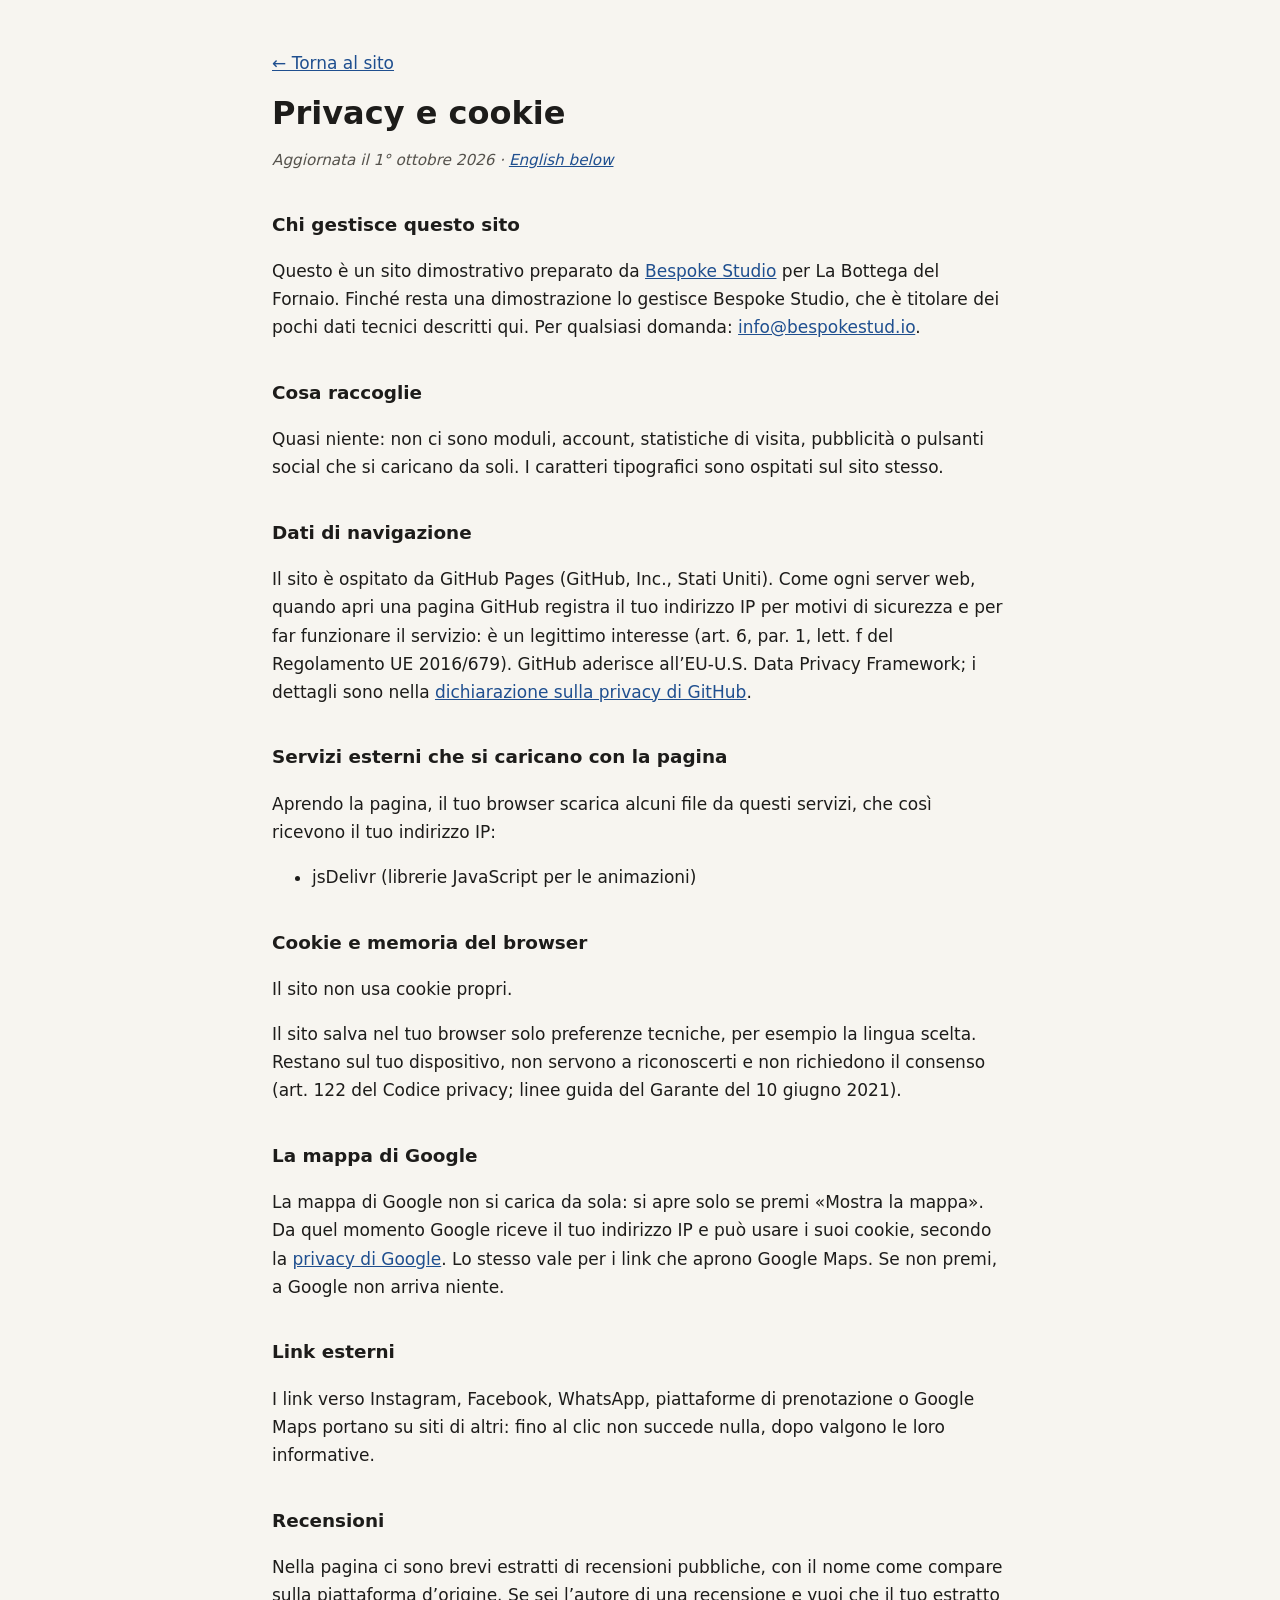
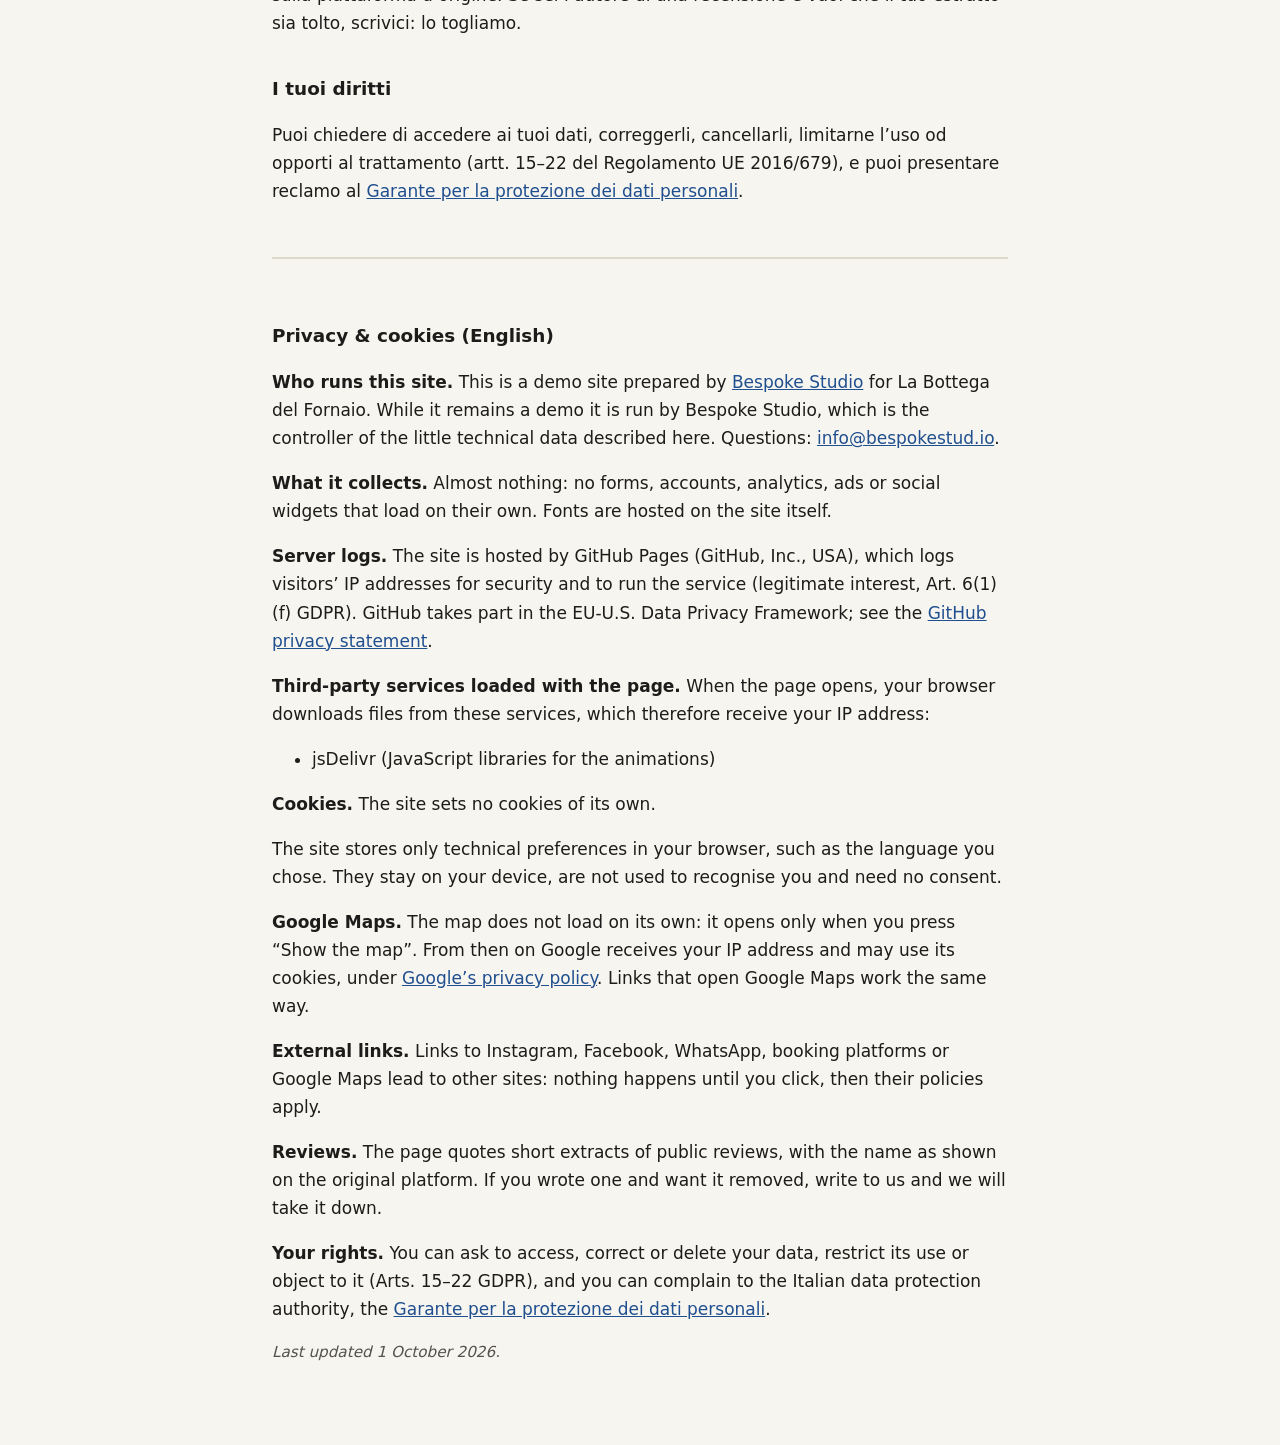
<file: privacy.html>
<!DOCTYPE html>
<html lang="it">
<head>
  <meta charset="UTF-8">
  <meta name="viewport" content="width=device-width, initial-scale=1.0">
  <meta name="robots" content="noindex">
  <title>Privacy e cookie · La Bottega del Fornaio</title>
  <meta name="description" content="Informativa privacy e cookie del sito La Bottega del Fornaio.">
  <style>
    body { margin: 0; background: #f7f5f0; color: #1d1c1a; font: 17px/1.65 system-ui, -apple-system, "Segoe UI", Roboto, sans-serif; }
    main { max-width: 46rem; margin: 0 auto; padding: 32px 20px 64px; }
    h1 { font-size: 2rem; line-height: 1.2; margin: 0.4em 0 0.2em; }
    h2 { font-size: 1.15rem; margin: 2em 0 0.4em; }
    a { color: #1f4f8f; }
    .data { color: #55524c; font-style: italic; font-size: 0.95rem; }
    .en { margin-top: 3em; padding-top: 1.5em; border-top: 2px solid #ddd8cc; }
    code { font-size: 0.9em; background: #ebe7dc; padding: 0 4px; border-radius: 3px; }
  </style>
</head>
<body>
<main>
  <p><a href="index.html">← Torna al sito</a></p>
  <h1>Privacy e cookie</h1>
  <p class="data">Aggiornata il 1° ottobre 2026 · <a href="#english" lang="en">English below</a></p>
  <h2>Chi gestisce questo sito</h2>
  <p>Questo è un sito dimostrativo preparato da <a href="https://bespokestud.io" rel="noopener">Bespoke Studio</a> per La Bottega del Fornaio. Finché resta una dimostrazione lo gestisce Bespoke Studio, che è titolare dei pochi dati tecnici descritti qui. Per qualsiasi domanda: <a href="mailto:info@bespokestud.io">info@bespokestud.io</a>.</p>
  <h2>Cosa raccoglie</h2>
  <p>Quasi niente: non ci sono moduli, account, statistiche di visita, pubblicità o pulsanti social che si caricano da soli. I caratteri tipografici sono ospitati sul sito stesso.</p>
  <h2>Dati di navigazione</h2>
  <p>Il sito è ospitato da GitHub Pages (GitHub, Inc., Stati Uniti). Come ogni server web, quando apri una pagina GitHub registra il tuo indirizzo IP per motivi di sicurezza e per far funzionare il servizio: è un legittimo interesse (art. 6, par. 1, lett. f del Regolamento UE 2016/679). GitHub aderisce all’EU-U.S. Data Privacy Framework; i dettagli sono nella <a href="https://docs.github.com/site-policy/privacy-policies/github-general-privacy-statement" rel="noopener">dichiarazione sulla privacy di GitHub</a>.</p>
  <h2>Servizi esterni che si caricano con la pagina</h2>
  <p>Aprendo la pagina, il tuo browser scarica alcuni file da questi servizi, che così ricevono il tuo indirizzo IP:</p>
  <ul><li>jsDelivr (librerie JavaScript per le animazioni)</li></ul>
  <h2>Cookie e memoria del browser</h2>
  <p>Il sito non usa cookie propri.</p>
  <p>Il sito salva nel tuo browser solo preferenze tecniche, per esempio la lingua scelta. Restano sul tuo dispositivo, non servono a riconoscerti e non richiedono il consenso (art. 122 del Codice privacy; linee guida del Garante del 10 giugno 2021).</p>
  <h2>La mappa di Google</h2>
  <p>La mappa di Google non si carica da sola: si apre solo se premi «Mostra la mappa». Da quel momento Google riceve il tuo indirizzo IP e può usare i suoi cookie, secondo la <a href="https://policies.google.com/privacy?hl=it" rel="noopener">privacy di Google</a>. Lo stesso vale per i link che aprono Google Maps. Se non premi, a Google non arriva niente.</p>
  <h2>Link esterni</h2>
  <p>I link verso Instagram, Facebook, WhatsApp, piattaforme di prenotazione o Google Maps portano su siti di altri: fino al clic non succede nulla, dopo valgono le loro informative.</p>
  <h2>Recensioni</h2>
  <p>Nella pagina ci sono brevi estratti di recensioni pubbliche, con il nome come compare sulla piattaforma d’origine. Se sei l’autore di una recensione e vuoi che il tuo estratto sia tolto, scrivici: lo togliamo.</p>
  <h2>I tuoi diritti</h2>
  <p>Puoi chiedere di accedere ai tuoi dati, correggerli, cancellarli, limitarne l’uso od opporti al trattamento (artt. 15–22 del Regolamento UE 2016/679), e puoi presentare reclamo al <a href="https://www.garanteprivacy.it" rel="noopener">Garante per la protezione dei dati personali</a>.</p>
  <div class="en" id="english" lang="en">
    <h2>Privacy &amp; cookies (English)</h2>
    <p><strong>Who runs this site.</strong> This is a demo site prepared by <a href="https://bespokestud.io" rel="noopener">Bespoke Studio</a> for La Bottega del Fornaio. While it remains a demo it is run by Bespoke Studio, which is the controller of the little technical data described here. Questions: <a href="mailto:info@bespokestud.io">info@bespokestud.io</a>.</p>
    <p><strong>What it collects.</strong> Almost nothing: no forms, accounts, analytics, ads or social widgets that load on their own. Fonts are hosted on the site itself.</p>
    <p><strong>Server logs.</strong> The site is hosted by GitHub Pages (GitHub, Inc., USA), which logs visitors’ IP addresses for security and to run the service (legitimate interest, Art. 6(1)(f) GDPR). GitHub takes part in the EU-U.S. Data Privacy Framework; see the <a href="https://docs.github.com/site-policy/privacy-policies/github-general-privacy-statement" rel="noopener">GitHub privacy statement</a>.</p>
    <p><strong>Third-party services loaded with the page.</strong> When the page opens, your browser downloads files from these services, which therefore receive your IP address:</p><ul><li>jsDelivr (JavaScript libraries for the animations)</li></ul>
    <p><strong>Cookies.</strong> The site sets no cookies of its own.</p>
    <p>The site stores only technical preferences in your browser, such as the language you chose. They stay on your device, are not used to recognise you and need no consent.</p>
    <p><strong>Google Maps.</strong> The map does not load on its own: it opens only when you press “Show the map”. From then on Google receives your IP address and may use its cookies, under <a href="https://policies.google.com/privacy?hl=en" rel="noopener">Google’s privacy policy</a>. Links that open Google Maps work the same way.</p>
    <p><strong>External links.</strong> Links to Instagram, Facebook, WhatsApp, booking platforms or Google Maps lead to other sites: nothing happens until you click, then their policies apply.</p>
    <p><strong>Reviews.</strong> The page quotes short extracts of public reviews, with the name as shown on the original platform. If you wrote one and want it removed, write to us and we will take it down.</p>
    <p><strong>Your rights.</strong> You can ask to access, correct or delete your data, restrict its use or object to it (Arts. 15–22 GDPR), and you can complain to the Italian data protection authority, the <a href="https://www.garanteprivacy.it" rel="noopener">Garante per la protezione dei dati personali</a>.</p>
    <p class="data">Last updated 1 October 2026.</p>
  </div>
</main>
</body>
</html>
</file>
